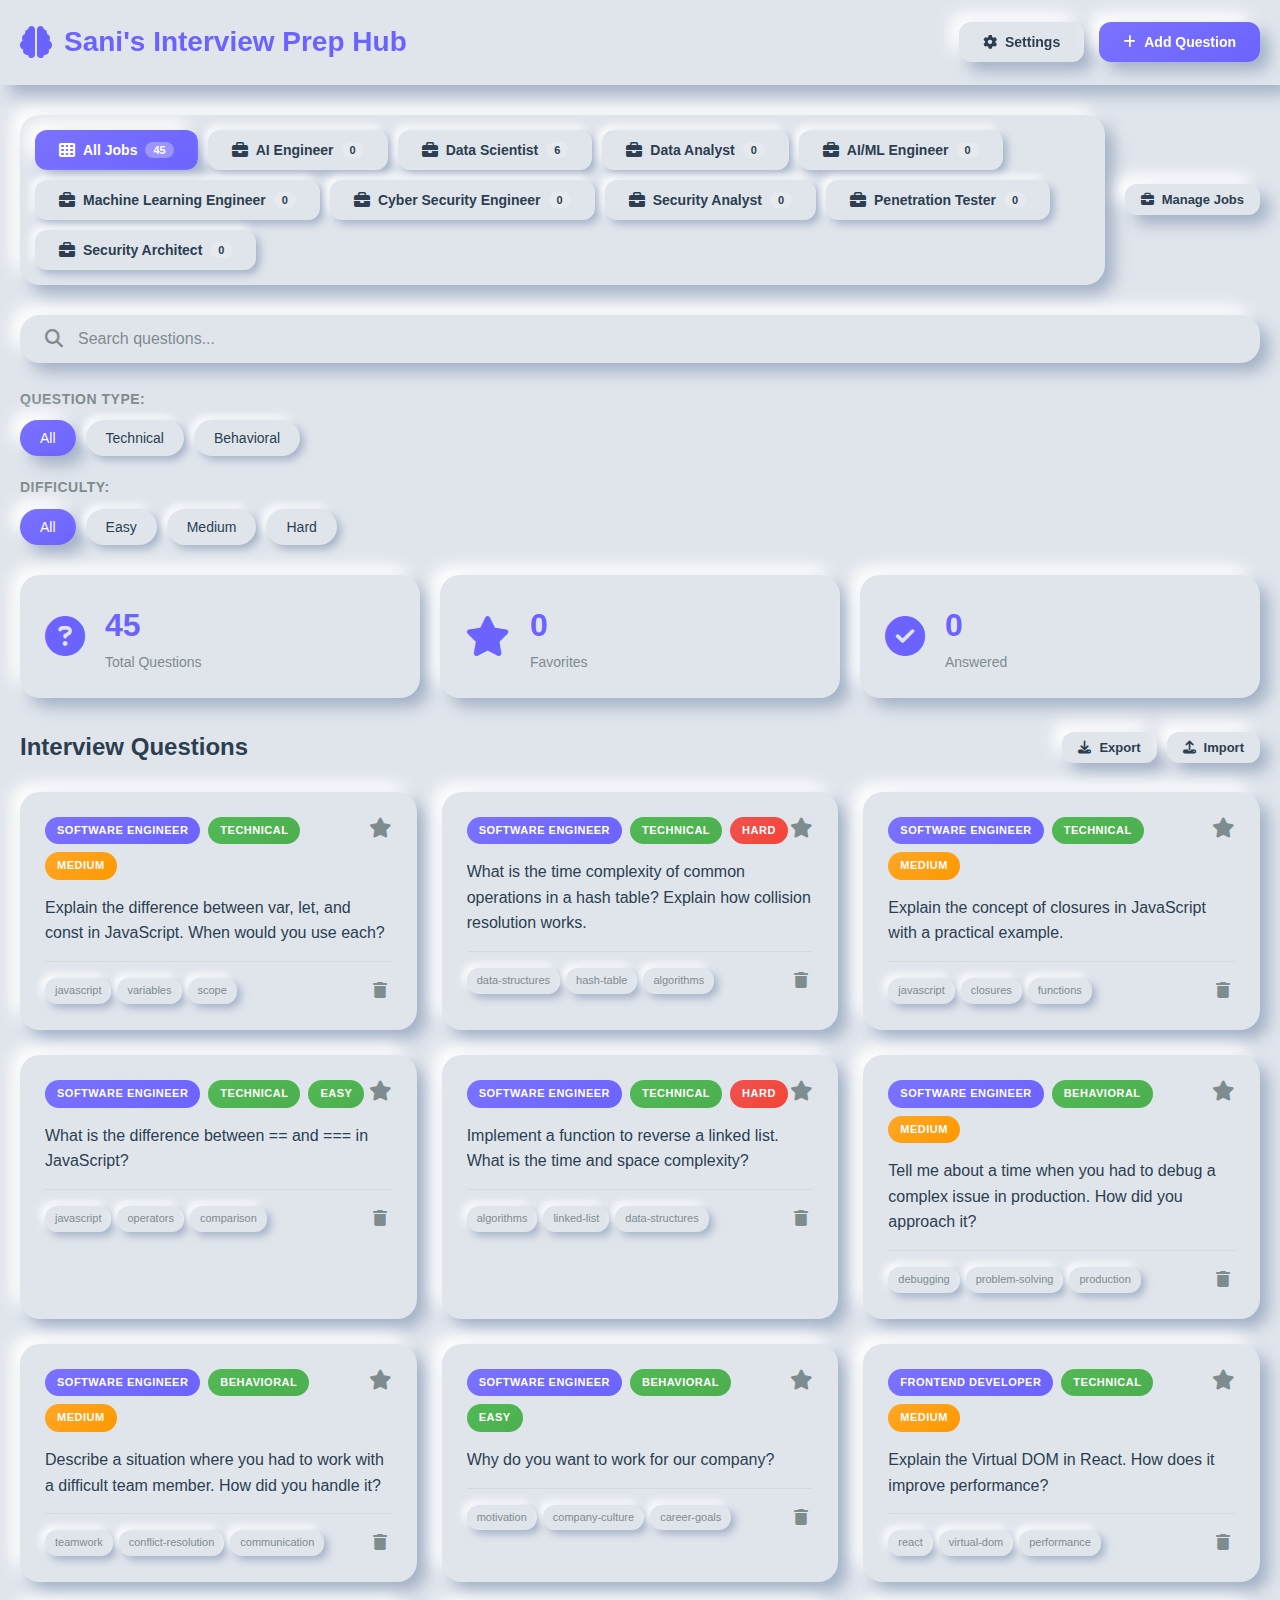
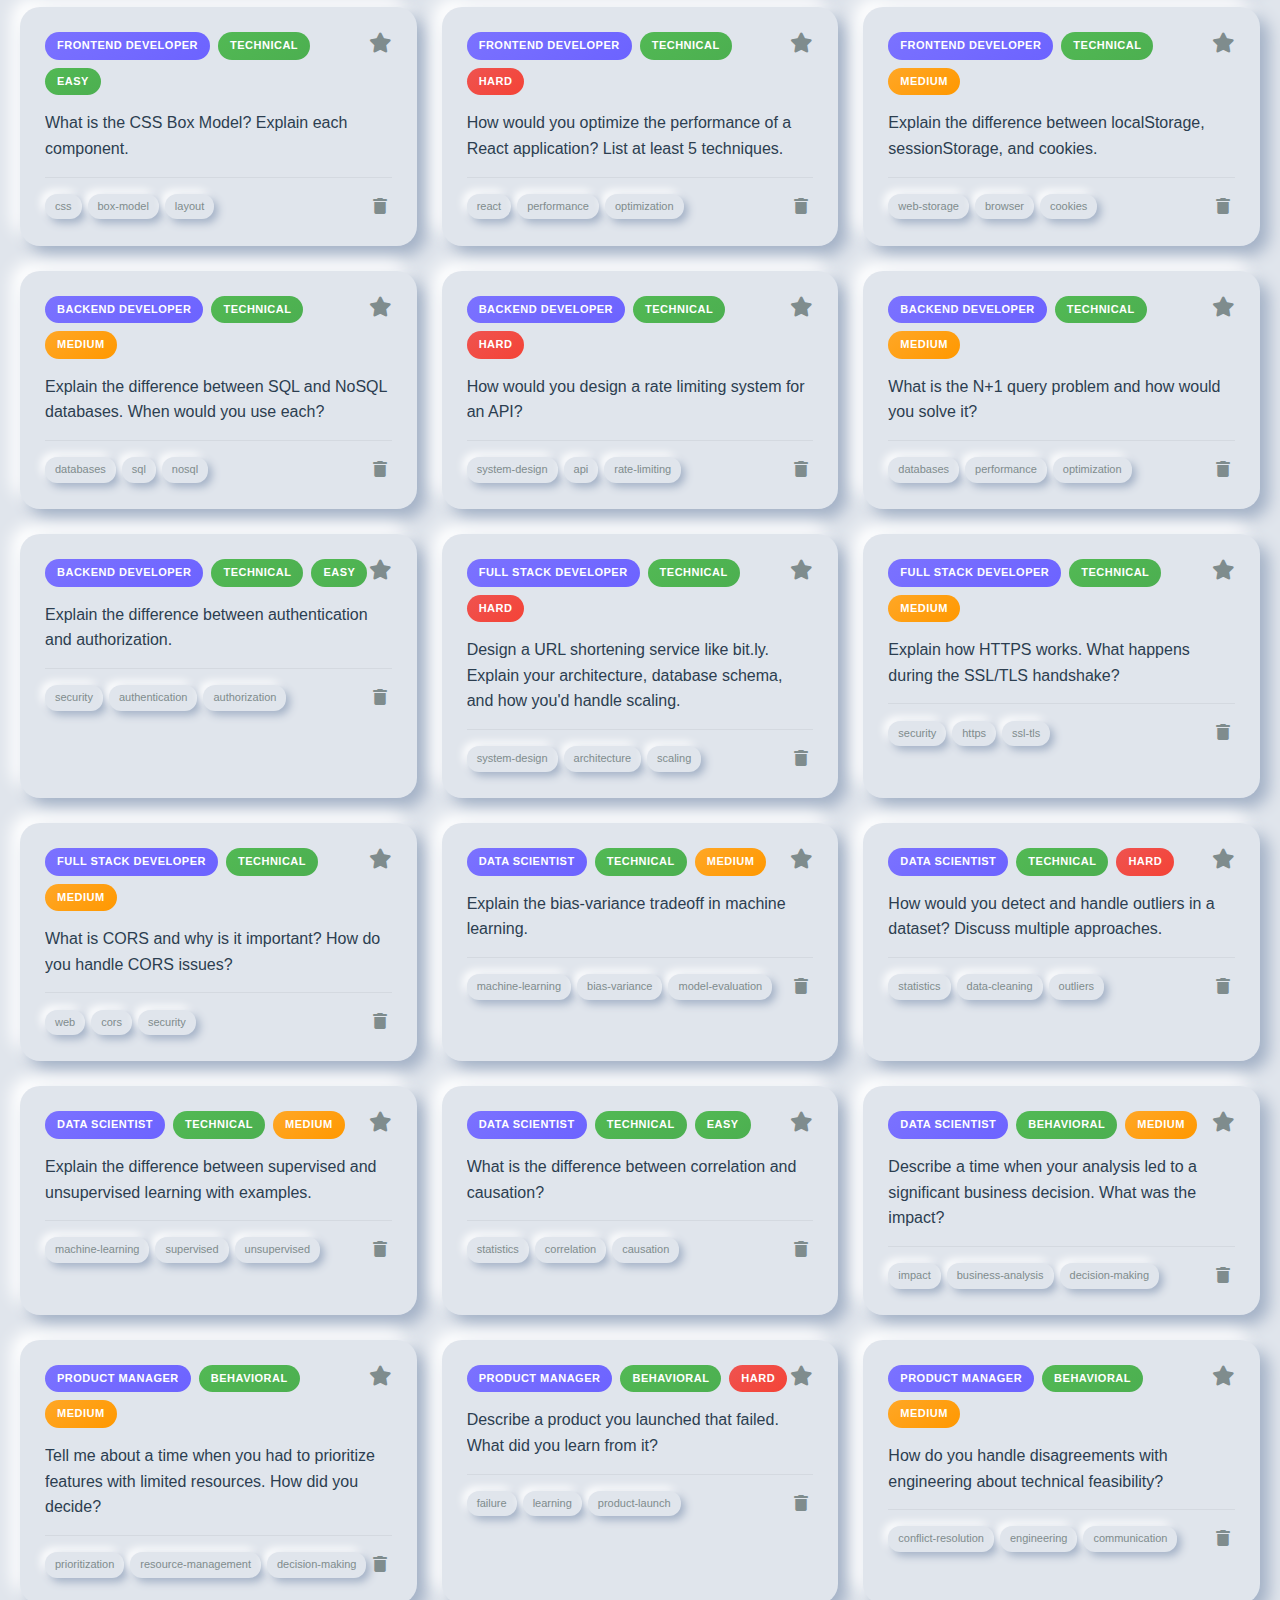
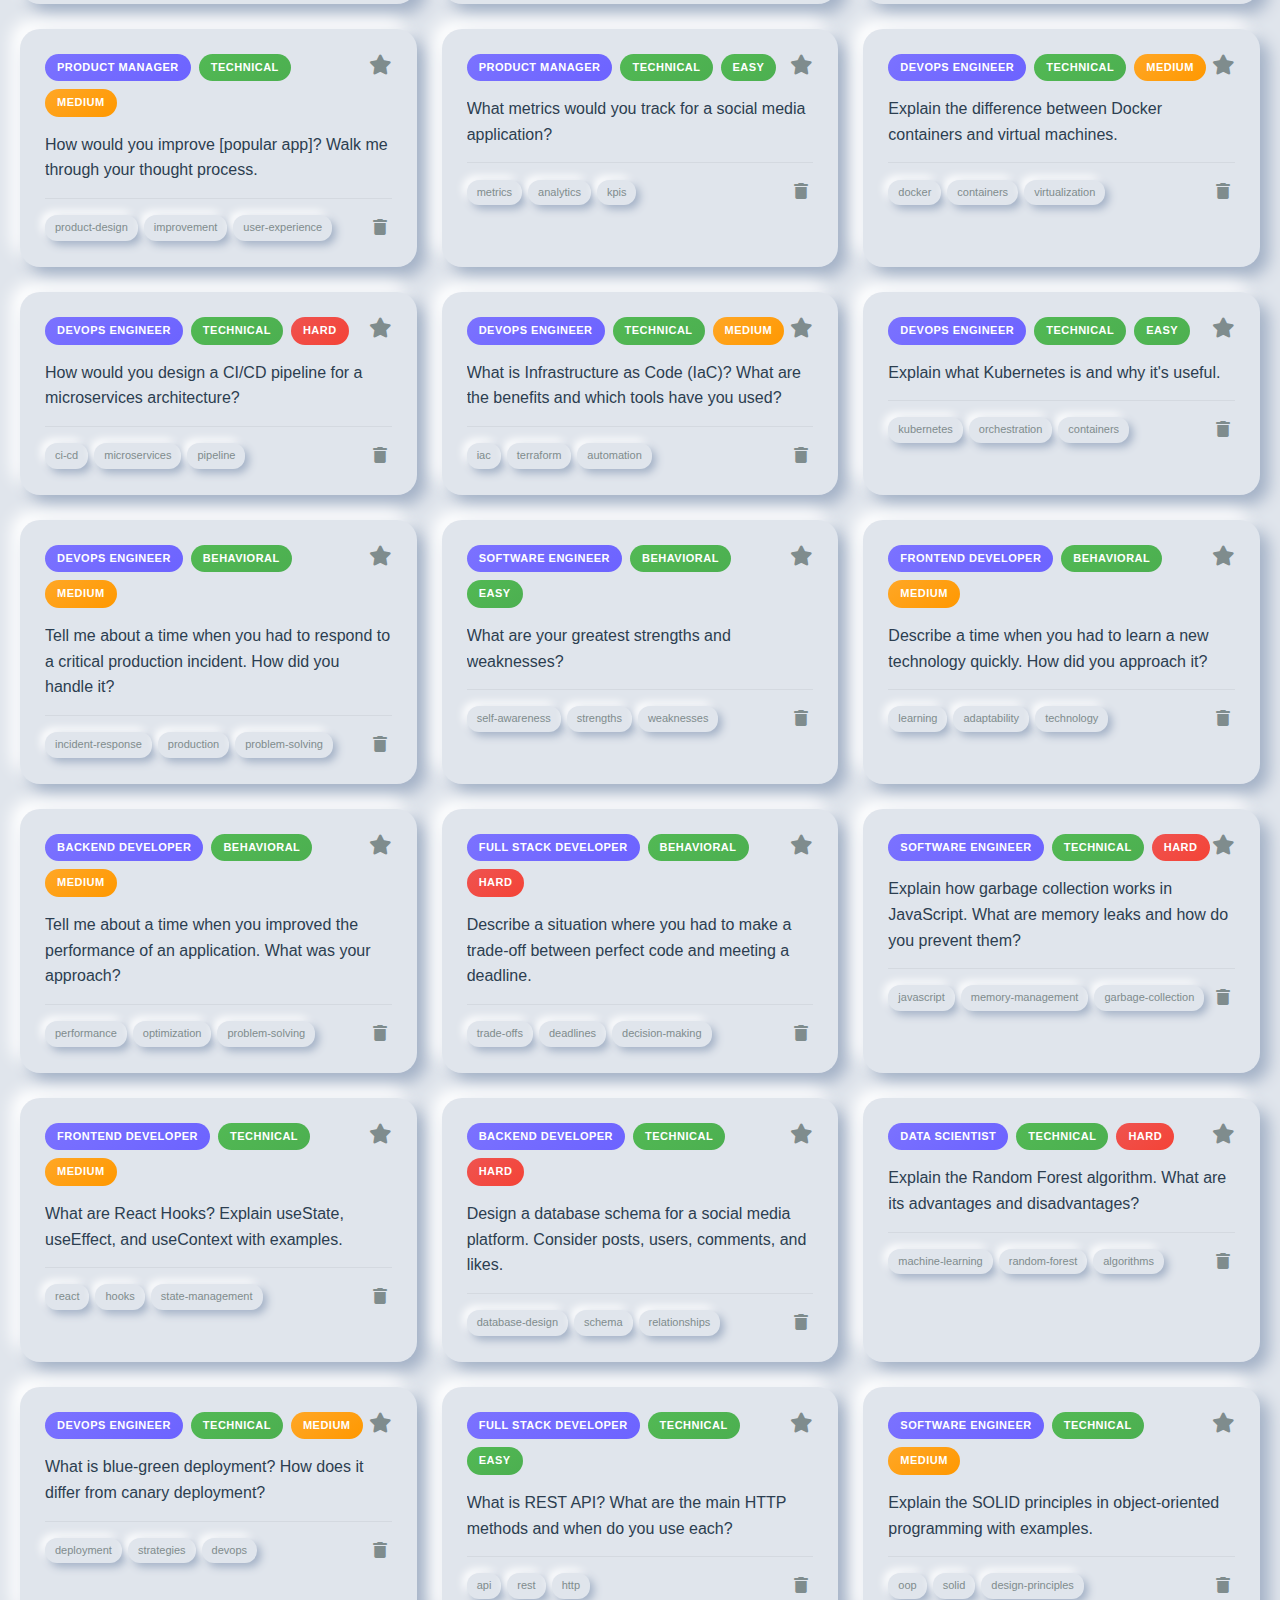
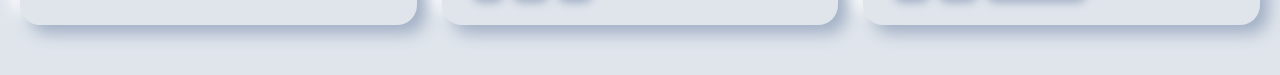
<file: interview-questions-app/index.html>
<!DOCTYPE html>
<html lang="en">
<head>
    <meta charset="UTF-8">
    <meta name="viewport" content="width=device-width, initial-scale=1.0">
    <title>Interview Questions Hub - AI-Powered Prep</title>
    <link rel="stylesheet" href="css/styles.css">
    <link rel="stylesheet" href="https://cdnjs.cloudflare.com/ajax/libs/font-awesome/6.4.0/css/all.min.css">
</head>
<body>
    <!-- Header -->
    <header class="header">
        <div class="container">
            <div class="header-content">
                <h1 class="logo">
                    <i class="fas fa-brain"></i>
                    Sani's Interview Prep Hub
                </h1>
                <div class="header-actions">
                    <button class="neu-button" id="settingsBtn">
                        <i class="fas fa-cog"></i>
                        Settings
                    </button>
                    <button class="neu-button primary" id="addQuestionBtn">
                        <i class="fas fa-plus"></i>
                        Add Question
                    </button>
                </div>
            </div>
        </div>
    </header>

    <!-- Main Content -->
    <main class="main-content">
        <div class="container">
            <!-- Job Category Tabs -->
            <section class="tabs-section">
                <div class="tabs-header">
                    <div class="tabs-nav neu-card" id="jobTabs">
                        <!-- Tabs will be dynamically generated -->
                    </div>
                    <button class="neu-button small" id="manageJobsBtn">
                        <i class="fas fa-briefcase"></i>
                        Manage Jobs
                    </button>
                </div>
            </section>

            <!-- Search and Filters -->
            <section class="search-section">
                <div class="search-bar neu-card">
                    <i class="fas fa-search"></i>
                    <input type="text" id="searchInput" placeholder="Search questions...">
                </div>
                
                <div class="filters">
                    <div class="filter-group">
                        <label>Question Type:</label>
                        <div class="type-pills" id="typeFilter">
                            <button class="pill active" data-type="all">All</button>
                            <button class="pill" data-type="Technical">Technical</button>
                            <button class="pill" data-type="Behavioral">Behavioral</button>
                        </div>
                    </div>

                    <div class="filter-group">
                        <label>Difficulty:</label>
                        <div class="difficulty-pills" id="difficultyFilter">
                            <button class="pill active" data-difficulty="all">All</button>
                            <button class="pill" data-difficulty="Easy">Easy</button>
                            <button class="pill" data-difficulty="Medium">Medium</button>
                            <button class="pill" data-difficulty="Hard">Hard</button>
                        </div>
                    </div>
                </div>
            </section>

            <!-- Stats Section -->
            <section class="stats-section">
                <div class="stat-card neu-card">
                    <i class="fas fa-question-circle"></i>
                    <div class="stat-info">
                        <h3 id="totalQuestions">0</h3>
                        <p>Total Questions</p>
                    </div>
                </div>
                <div class="stat-card neu-card">
                    <i class="fas fa-star"></i>
                    <div class="stat-info">
                        <h3 id="favoriteCount">0</h3>
                        <p>Favorites</p>
                    </div>
                </div>
                <div class="stat-card neu-card">
                    <i class="fas fa-check-circle"></i>
                    <div class="stat-info">
                        <h3 id="answeredCount">0</h3>
                        <p>Answered</p>
                    </div>
                </div>
            </section>

            <!-- Questions List -->
            <section class="questions-section">
                <div class="section-header">
                    <h2>Interview Questions</h2>
                    <div class="view-options">
                        <button class="neu-button small" id="exportBtn">
                            <i class="fas fa-download"></i>
                            Export
                        </button>
                        <button class="neu-button small" id="importBtn">
                            <i class="fas fa-upload"></i>
                            Import
                        </button>
                    </div>
                </div>
                
                <div id="questionsList" class="questions-grid">
                    <!-- Questions will be dynamically loaded here -->
                </div>

                <div id="noResults" class="no-results" style="display: none;">
                    <i class="fas fa-search"></i>
                    <p>No questions found matching your criteria</p>
                </div>
            </section>
        </div>
    </main>

    <!-- Add Question Modal -->
    <div id="addQuestionModal" class="modal">
        <div class="modal-content neu-card">
            <div class="modal-header">
                <h2>Add New Question</h2>
                <button class="close-btn" id="closeAddModal">
                    <i class="fas fa-times"></i>
                </button>
            </div>
            <div class="modal-body">
                <form id="addQuestionForm">
                    <div class="form-group">
                        <label>Job Category</label>
                        <select id="newCategory" required>
                            <option value="">Select Category</option>
                            <option value="Software Engineer">Software Engineer</option>
                            <option value="Data Scientist">Data Scientist</option>
                            <option value="Product Manager">Product Manager</option>
                            <option value="DevOps Engineer">DevOps Engineer</option>
                            <option value="Frontend Developer">Frontend Developer</option>
                            <option value="Backend Developer">Backend Developer</option>
                            <option value="Full Stack Developer">Full Stack Developer</option>
                        </select>
                    </div>
                    
                    <div class="form-group">
                        <label>Question Type</label>
                        <select id="newType" required>
                            <option value="">Select Type</option>
                            <option value="Technical">Technical</option>
                            <option value="Behavioral">Behavioral</option>
                        </select>
                    </div>

                    <div class="form-group">
                        <label>Difficulty</label>
                        <select id="newDifficulty" required>
                            <option value="">Select Difficulty</option>
                            <option value="Easy">Easy</option>
                            <option value="Medium">Medium</option>
                            <option value="Hard">Hard</option>
                        </select>
                    </div>
                    
                    <div class="form-group">
                        <label>Question</label>
                        <textarea id="newQuestion" rows="4" placeholder="Enter your question..." required></textarea>
                    </div>
                    
                    <div class="form-group">
                        <label>Tags (comma-separated)</label>
                        <input type="text" id="newTags" placeholder="e.g., javascript, arrays, algorithms">
                    </div>
                    
                    <div class="form-actions">
                        <button type="button" class="neu-button" id="cancelAddBtn">Cancel</button>
                        <button type="submit" class="neu-button primary">Add Question</button>
                    </div>
                </form>
            </div>
        </div>
    </div>

    <!-- Answer Modal -->
    <div id="answerModal" class="modal">
        <div class="modal-content neu-card large">
            <div class="modal-header">
                <h2>Question & Answer</h2>
                <button class="close-btn" id="closeAnswerModal">
                    <i class="fas fa-times"></i>
                </button>
            </div>
            <div class="modal-body">
                <div class="question-detail">
                    <div class="question-meta">
                        <span class="badge" id="modalCategory"></span>
                        <span class="badge" id="modalType"></span>
                        <span class="badge" id="modalDifficulty"></span>
                    </div>
                    <h3 id="modalQuestion"></h3>
                    <div class="tags" id="modalTags"></div>
                </div>
                
                <div class="answer-section">
                    <div class="answer-header">
                        <h4>Answer</h4>
                        <div class="ai-options">
                            <button class="neu-button small" id="generateWithClaude">
                                <i class="fas fa-robot"></i>
                                Generate with Claude
                            </button>
                            <button class="neu-button small" id="generateWithGPT">
                                <i class="fas fa-brain"></i>
                                Generate with ChatGPT
                            </button>
                        </div>
                    </div>
                    
                    <div id="answerContent" class="answer-content">
                        <p class="placeholder">Click a button above to generate an AI-powered answer, or type your own answer below.</p>
                    </div>
                    
                    <div id="loadingAnswer" class="loading" style="display: none;">
                        <i class="fas fa-spinner fa-spin"></i>
                        <p>Generating answer...</p>
                    </div>
                    
                    <div class="form-group">
                        <label>Custom Answer (Optional)</label>
                        <textarea id="customAnswer" rows="6" placeholder="Add your own answer or notes..."></textarea>
                    </div>
                    
                    <div class="form-actions">
                        <button class="neu-button" id="closeAnswerBtn">Close</button>
                        <button class="neu-button primary" id="saveAnswerBtn">Save Answer</button>
                    </div>
                </div>
            </div>
        </div>
    </div>

    <!-- Settings Modal -->
    <div id="settingsModal" class="modal">
        <div class="modal-content neu-card">
            <div class="modal-header">
                <h2>Settings</h2>
                <button class="close-btn" id="closeSettingsModal">
                    <i class="fas fa-times"></i>
                </button>
            </div>
            <div class="modal-body">
                <div class="settings-section">
                    <h3><i class="fas fa-key"></i> API Configuration</h3>
                    <p class="help-text">Configure your AI API keys to enable answer generation</p>
                    
                    <div class="form-group">
                        <label>OpenAI API Key (ChatGPT)</label>
                        <input type="password" id="openaiKey" placeholder="sk-...">
                        <small>Get your key from <a href="https://platform.openai.com/api-keys" target="_blank">OpenAI Platform</a></small>
                    </div>
                    
                    <div class="form-group">
                        <label>Anthropic API Key (Claude)</label>
                        <input type="password" id="anthropicKey" placeholder="sk-ant-...">
                        <small>Get your key from <a href="https://console.anthropic.com/" target="_blank">Anthropic Console</a></small>
                    </div>
                </div>
                
                <div class="settings-section">
                    <h3><i class="fas fa-palette"></i> Appearance</h3>
                    <div class="form-group">
                        <label>Theme</label>
                        <select id="themeSelect">
                            <option value="light">Light</option>
                            <option value="dark">Dark</option>
                        </select>
                    </div>
                </div>
                
                <div class="settings-section">
                    <h3><i class="fas fa-database"></i> Data Management</h3>
                    <button class="neu-button" id="clearDataBtn">
                        <i class="fas fa-trash"></i>
                        Clear All Data
                    </button>
                    <button class="neu-button" id="resetToDefaultBtn">
                        <i class="fas fa-undo"></i>
                        Reset to Default Questions
                    </button>
                </div>
                
                <div class="form-actions">
                    <button class="neu-button primary" id="saveSettingsBtn">Save Settings</button>
                </div>
            </div>
        </div>
    </div>

    <!-- Manage Jobs Modal -->
    <div id="manageJobsModal" class="modal">
        <div class="modal-content neu-card">
            <div class="modal-header">
                <h2>Manage Job Categories</h2>
                <button class="close-btn" id="closeManageJobsModal">
                    <i class="fas fa-times"></i>
                </button>
            </div>
            <div class="modal-body">
                <div class="form-group">
                    <label>Add New Job Category</label>
                    <div class="add-job-input">
                        <input type="text" id="newJobCategory" placeholder="e.g., UI/UX Designer">
                        <button class="neu-button primary" id="addJobCategoryBtn">
                            <i class="fas fa-plus"></i>
                            Add
                        </button>
                    </div>
                </div>
                
                <div class="jobs-list-section">
                    <h3>Current Job Categories</h3>
                    <div id="jobCategoriesList" class="jobs-list">
                        <!-- Job categories will be listed here -->
                    </div>
                </div>
                
                <div class="form-actions">
                    <button class="neu-button" id="closeManageJobsBtn">Close</button>
                </div>
            </div>
        </div>
    </div>

    <!-- Toast Notification -->
    <div id="toast" class="toast">
        <i class="fas fa-check-circle"></i>
        <span id="toastMessage"></span>
    </div>

    <!-- Scripts -->
    <script src="js/data.js"></script>
    <script src="js/ai-integration.js"></script>
    <script src="js/app.js"></script>
</body>
</html>
</file>
<file: interview-questions-app/css/styles.css>
/* ===================================
   Neumorphism Interview Questions App
   =================================== */

/* CSS Variables */
:root {
    --primary-color: #6C63FF;
    --secondary-color: #4CAF50;
    --background: #e0e5ec;
    --surface: #e0e5ec;
    --text-primary: #2c3e50;
    --text-secondary: #7f8c8d;
    --shadow-light: #ffffff;
    --shadow-dark: #a3b1c6;
    --success: #4CAF50;
    --warning: #FF9800;
    --error: #f44336;
    --info: #2196F3;
    
    /* Neumorphic shadows */
    --neu-shadow: 9px 9px 16px var(--shadow-dark), -9px -9px 16px var(--shadow-light);
    --neu-shadow-inset: inset 6px 6px 12px var(--shadow-dark), inset -6px -6px 12px var(--shadow-light);
    --neu-shadow-small: 4px 4px 8px var(--shadow-dark), -4px -4px 8px var(--shadow-light);
    --neu-shadow-hover: 12px 12px 20px var(--shadow-dark), -12px -12px 20px var(--shadow-light);
}

/* Dark Theme */
[data-theme="dark"] {
    --primary-color: #7b72ff;
    --secondary-color: #52b954;
    --background: #1a1a2e;
    --surface: #16213e;
    --text-primary: #eaeaea;
    --text-secondary: #a0a0a0;
    --shadow-light: #1f2a44;
    --shadow-dark: #0d1117;
    --success: #52b954;
    --warning: #ffa726;
    --error: #ef5350;
    --info: #42a5f5;
    
    /* Dark theme neumorphic shadows */
    --neu-shadow: 9px 9px 16px var(--shadow-dark), -9px -9px 16px var(--shadow-light);
    --neu-shadow-inset: inset 6px 6px 12px var(--shadow-dark), inset -6px -6px 12px var(--shadow-light);
    --neu-shadow-small: 4px 4px 8px var(--shadow-dark), -4px -4px 8px var(--shadow-light);
    --neu-shadow-hover: 12px 12px 20px var(--shadow-dark), -12px -12px 20px var(--shadow-light);
}

/* Reset and Base Styles */
* {
    margin: 0;
    padding: 0;
    box-sizing: border-box;
}

body {
    font-family: 'Segoe UI', Tahoma, Geneva, Verdana, sans-serif;
    background: var(--background);
    color: var(--text-primary);
    line-height: 1.6;
    min-height: 100vh;
}

.container {
    max-width: 1400px;
    margin: 0 auto;
    padding: 0 20px;
}

/* Header */
.header {
    background: var(--surface);
    padding: 20px 0;
    box-shadow: var(--neu-shadow);
    position: sticky;
    top: 0;
    z-index: 100;
    margin-bottom: 30px;
}

.header-content {
    display: flex;
    justify-content: space-between;
    align-items: center;
    flex-wrap: wrap;
    gap: 20px;
}

.logo {
    font-size: 28px;
    font-weight: 700;
    color: var(--primary-color);
    display: flex;
    align-items: center;
    gap: 12px;
}

.logo i {
    font-size: 32px;
}

.header-actions {
    display: flex;
    gap: 15px;
    flex-wrap: wrap;
}

/* Neumorphic Button */
.neu-button {
    background: var(--surface);
    border: none;
    padding: 12px 24px;
    border-radius: 12px;
    box-shadow: var(--neu-shadow);
    color: var(--text-primary);
    font-size: 14px;
    font-weight: 600;
    cursor: pointer;
    transition: all 0.3s ease;
    display: inline-flex;
    align-items: center;
    gap: 8px;
}

.neu-button:hover {
    box-shadow: var(--neu-shadow-hover);
    transform: translateY(-2px);
}

.neu-button:active {
    box-shadow: var(--neu-shadow-inset);
    transform: translateY(0);
}

.neu-button.primary {
    background: linear-gradient(145deg, #7b72ff, #6C63FF);
    color: white;
    box-shadow: var(--neu-shadow);
}

.neu-button.primary:hover {
    background: linear-gradient(145deg, #8a81ff, #7b72ff);
}

.neu-button.small {
    padding: 8px 16px;
    font-size: 13px;
}

/* Neumorphic Card */
.neu-card {
    background: var(--surface);
    border-radius: 20px;
    box-shadow: var(--neu-shadow);
    padding: 25px;
    transition: all 0.3s ease;
}

/* Search Section */
.search-section {
    margin-bottom: 30px;
}

.search-bar {
    display: flex;
    align-items: center;
    gap: 15px;
    padding: 15px 25px;
    margin-bottom: 25px;
}

.search-bar i {
    color: var(--text-secondary);
    font-size: 18px;
}

.search-bar input {
    flex: 1;
    background: transparent;
    border: none;
    outline: none;
    font-size: 16px;
    color: var(--text-primary);
}

.search-bar input::placeholder {
    color: var(--text-secondary);
}

/* Filters */
.filters {
    display: flex;
    flex-direction: column;
    gap: 20px;
}

.filter-group {
    display: flex;
    flex-direction: column;
    gap: 10px;
}

.filter-group label {
    font-weight: 600;
    color: var(--text-secondary);
    font-size: 14px;
    text-transform: uppercase;
    letter-spacing: 0.5px;
}

.category-pills,
.type-pills,
.difficulty-pills {
    display: flex;
    flex-wrap: wrap;
    gap: 10px;
}

.pill {
    background: var(--surface);
    border: none;
    padding: 10px 20px;
    border-radius: 25px;
    box-shadow: var(--neu-shadow-small);
    color: var(--text-primary);
    font-size: 14px;
    font-weight: 500;
    cursor: pointer;
    transition: all 0.3s ease;
}

.pill:hover {
    transform: translateY(-2px);
    box-shadow: var(--neu-shadow);
}

.pill.active {
    background: linear-gradient(145deg, #7b72ff, #6C63FF);
    color: white;
    box-shadow: var(--neu-shadow);
}

/* Stats Section */
.stats-section {
    display: grid;
    grid-template-columns: repeat(auto-fit, minmax(250px, 1fr));
    gap: 20px;
    margin-bottom: 30px;
}

.stat-card {
    display: flex;
    align-items: center;
    gap: 20px;
    padding: 25px;
}

.stat-card i {
    font-size: 40px;
    color: var(--primary-color);
}

.stat-info h3 {
    font-size: 32px;
    font-weight: 700;
    color: var(--primary-color);
}

.stat-info p {
    color: var(--text-secondary);
    font-size: 14px;
}

/* Questions Section */
.questions-section {
    margin-bottom: 50px;
}

.section-header {
    display: flex;
    justify-content: space-between;
    align-items: center;
    margin-bottom: 25px;
    flex-wrap: wrap;
    gap: 15px;
}

.section-header h2 {
    font-size: 24px;
    color: var(--text-primary);
}

.view-options {
    display: flex;
    gap: 10px;
}

.questions-grid {
    display: grid;
    grid-template-columns: repeat(auto-fill, minmax(350px, 1fr));
    gap: 25px;
}

.question-card {
    background: var(--surface);
    border-radius: 20px;
    box-shadow: var(--neu-shadow);
    padding: 25px;
    transition: all 0.3s ease;
    cursor: pointer;
    position: relative;
}

.question-card:hover {
    transform: translateY(-5px);
    box-shadow: var(--neu-shadow-hover);
}

.question-header {
    display: flex;
    justify-content: space-between;
    align-items: flex-start;
    margin-bottom: 15px;
}

.question-badges {
    display: flex;
    flex-wrap: wrap;
    gap: 8px;
}

.badge {
    padding: 5px 12px;
    border-radius: 15px;
    font-size: 11px;
    font-weight: 600;
    text-transform: uppercase;
    letter-spacing: 0.5px;
}

.badge.category {
    background: linear-gradient(145deg, #7b72ff, #6C63FF);
    color: white;
}

.badge.type {
    background: linear-gradient(145deg, #52b954, #4CAF50);
    color: white;
}

.badge.difficulty-easy {
    background: linear-gradient(145deg, #52b954, #4CAF50);
    color: white;
}

.badge.difficulty-medium {
    background: linear-gradient(145deg, #ffa726, #FF9800);
    color: white;
}

.badge.difficulty-hard {
    background: linear-gradient(145deg, #ef5350, #f44336);
    color: white;
}

.favorite-btn {
    background: transparent;
    border: none;
    font-size: 20px;
    cursor: pointer;
    color: var(--text-secondary);
    transition: all 0.3s ease;
}

.favorite-btn.active {
    color: #FFD700;
}

.question-text {
    font-size: 16px;
    line-height: 1.6;
    color: var(--text-primary);
    margin-bottom: 15px;
    display: -webkit-box;
    -webkit-line-clamp: 3;
    -webkit-box-orient: vertical;
    overflow: hidden;
}

.question-footer {
    display: flex;
    justify-content: space-between;
    align-items: center;
    margin-top: 15px;
    padding-top: 15px;
    border-top: 1px solid rgba(0, 0, 0, 0.05);
}

.tags {
    display: flex;
    flex-wrap: wrap;
    gap: 6px;
}

.tag {
    background: var(--surface);
    padding: 4px 10px;
    border-radius: 12px;
    font-size: 11px;
    color: var(--text-secondary);
    box-shadow: var(--neu-shadow-small);
}

.question-actions {
    display: flex;
    gap: 10px;
}

.icon-btn {
    background: transparent;
    border: none;
    font-size: 16px;
    cursor: pointer;
    color: var(--text-secondary);
    transition: all 0.3s ease;
    padding: 5px;
}

.icon-btn:hover {
    color: var(--primary-color);
    transform: scale(1.1);
}

.answered-indicator {
    color: var(--success);
}

/* No Results */
.no-results {
    text-align: center;
    padding: 60px 20px;
    color: var(--text-secondary);
}

.no-results i {
    font-size: 64px;
    margin-bottom: 20px;
    opacity: 0.5;
}

.no-results p {
    font-size: 18px;
}

/* Modal */
.modal {
    display: none;
    position: fixed;
    top: 0;
    left: 0;
    width: 100%;
    height: 100%;
    background: rgba(0, 0, 0, 0.5);
    z-index: 1000;
    justify-content: center;
    align-items: center;
    padding: 20px;
    overflow-y: auto;
}

.modal.active {
    display: flex;
}

.modal-content {
    width: 100%;
    max-width: 600px;
    max-height: 90vh;
    overflow-y: auto;
    animation: modalSlideIn 0.3s ease;
}

.modal-content.large {
    max-width: 900px;
}

@keyframes modalSlideIn {
    from {
        opacity: 0;
        transform: translateY(-50px);
    }
    to {
        opacity: 1;
        transform: translateY(0);
    }
}

.modal-header {
    display: flex;
    justify-content: space-between;
    align-items: center;
    margin-bottom: 25px;
    padding-bottom: 15px;
    border-bottom: 2px solid rgba(0, 0, 0, 0.05);
}

.modal-header h2 {
    font-size: 24px;
    color: var(--text-primary);
}

.close-btn {
    background: var(--surface);
    border: none;
    width: 40px;
    height: 40px;
    border-radius: 50%;
    box-shadow: var(--neu-shadow-small);
    cursor: pointer;
    font-size: 18px;
    color: var(--text-secondary);
    transition: all 0.3s ease;
}

.close-btn:hover {
    box-shadow: var(--neu-shadow);
    color: var(--error);
}

/* Form Styles */
.form-group {
    margin-bottom: 20px;
}

.form-group label {
    display: block;
    margin-bottom: 8px;
    font-weight: 600;
    color: var(--text-primary);
    font-size: 14px;
}

.form-group input,
.form-group select,
.form-group textarea {
    width: 100%;
    padding: 12px 18px;
    border: none;
    border-radius: 12px;
    background: var(--surface);
    box-shadow: var(--neu-shadow-inset);
    color: var(--text-primary);
    font-size: 14px;
    font-family: inherit;
    transition: all 0.3s ease;
}

.form-group input:focus,
.form-group select:focus,
.form-group textarea:focus {
    outline: none;
    box-shadow: var(--neu-shadow-inset), 0 0 0 3px rgba(108, 99, 255, 0.1);
}

.form-group textarea {
    resize: vertical;
    min-height: 100px;
}

.form-group small {
    display: block;
    margin-top: 5px;
    color: var(--text-secondary);
    font-size: 12px;
}

.form-group small a {
    color: var(--primary-color);
    text-decoration: none;
}

.form-actions {
    display: flex;
    gap: 15px;
    justify-content: flex-end;
    margin-top: 25px;
}

/* Question Detail */
.question-detail {
    margin-bottom: 30px;
}

.question-meta {
    display: flex;
    flex-wrap: wrap;
    gap: 10px;
    margin-bottom: 15px;
}

.question-detail h3 {
    font-size: 20px;
    line-height: 1.6;
    color: var(--text-primary);
    margin-bottom: 15px;
}

/* Answer Section */
.answer-section {
    background: var(--surface);
    padding: 20px;
    border-radius: 15px;
    box-shadow: var(--neu-shadow-inset);
}

.answer-header {
    display: flex;
    justify-content: space-between;
    align-items: center;
    margin-bottom: 20px;
    flex-wrap: wrap;
    gap: 15px;
}

.answer-header h4 {
    font-size: 18px;
    color: var(--text-primary);
}

.ai-options {
    display: flex;
    gap: 10px;
    flex-wrap: wrap;
}

.answer-content {
    background: white;
    padding: 20px;
    border-radius: 12px;
    margin-bottom: 20px;
    min-height: 150px;
    line-height: 1.8;
    color: var(--text-primary);
}

.answer-content .placeholder {
    color: var(--text-secondary);
    font-style: italic;
}

.answer-content pre {
    background: #f5f5f5;
    padding: 15px;
    border-radius: 8px;
    overflow-x: auto;
    margin: 10px 0;
}

.answer-content code {
    background: #f5f5f5;
    padding: 2px 6px;
    border-radius: 4px;
    font-family: 'Courier New', monospace;
}

.loading {
    text-align: center;
    padding: 40px;
    color: var(--text-secondary);
}

.loading i {
    font-size: 32px;
    margin-bottom: 15px;
    color: var(--primary-color);
}

/* Settings */
.settings-section {
    margin-bottom: 30px;
    padding-bottom: 30px;
    border-bottom: 2px solid rgba(0, 0, 0, 0.05);
}

.settings-section:last-child {
    border-bottom: none;
}

.settings-section h3 {
    font-size: 18px;
    margin-bottom: 15px;
    color: var(--text-primary);
    display: flex;
    align-items: center;
    gap: 10px;
}

.help-text {
    color: var(--text-secondary);
    font-size: 14px;
    margin-bottom: 20px;
}

/* Toast Notification */
.toast {
    position: fixed;
    bottom: 30px;
    right: 30px;
    background: var(--surface);
    padding: 15px 25px;
    border-radius: 12px;
    box-shadow: var(--neu-shadow-hover);
    display: flex;
    align-items: center;
    gap: 12px;
    z-index: 2000;
    transform: translateX(400px);
    transition: transform 0.3s ease;
}

.toast.show {
    transform: translateX(0);
}

.toast i {
    font-size: 20px;
    color: var(--success);
}

.toast span {
    color: var(--text-primary);
    font-weight: 500;
}

/* Responsive Design */
@media (max-width: 768px) {
    .header-content {
        flex-direction: column;
        align-items: flex-start;
    }
    
    .questions-grid {
        grid-template-columns: 1fr;
    }
    
    .stats-section {
        grid-template-columns: 1fr;
    }
    
    .section-header {
        flex-direction: column;
        align-items: flex-start;
    }
    
    .modal-content {
        max-width: 100%;
    }
    
    .answer-header {
        flex-direction: column;
        align-items: flex-start;
    }
    
    .ai-options {
        width: 100%;
    }
    
    .ai-options button {
        flex: 1;
    }
}

/* Tabs Section */
.tabs-section {
    margin-bottom: 30px;
}

.tabs-header {
    display: flex;
    justify-content: space-between;
    align-items: center;
    gap: 20px;
    flex-wrap: wrap;
}

.tabs-nav {
    flex: 1;
    display: flex;
    gap: 10px;
    padding: 15px;
    overflow-x: auto;
    flex-wrap: wrap;
}

.tab-btn {
    background: var(--surface);
    border: none;
    padding: 12px 24px;
    border-radius: 12px;
    box-shadow: var(--neu-shadow-small);
    color: var(--text-primary);
    font-size: 14px;
    font-weight: 600;
    cursor: pointer;
    transition: all 0.3s ease;
    white-space: nowrap;
    display: flex;
    align-items: center;
    gap: 8px;
}

.tab-btn:hover {
    transform: translateY(-2px);
    box-shadow: var(--neu-shadow);
}

.tab-btn.active {
    background: linear-gradient(145deg, #7b72ff, #6C63FF);
    color: white;
    box-shadow: var(--neu-shadow);
}

.tab-btn i {
    font-size: 16px;
}

.tab-count {
    background: rgba(255, 255, 255, 0.2);
    padding: 2px 8px;
    border-radius: 10px;
    font-size: 11px;
    font-weight: 700;
}

.tab-btn.active .tab-count {
    background: rgba(255, 255, 255, 0.3);
}

/* Manage Jobs Modal Styles */
.add-job-input {
    display: flex;
    gap: 10px;
}

.add-job-input input {
    flex: 1;
}

.jobs-list-section {
    margin-top: 25px;
}

.jobs-list-section h3 {
    font-size: 16px;
    margin-bottom: 15px;
    color: var(--text-primary);
}

.jobs-list {
    display: flex;
    flex-direction: column;
    gap: 10px;
    max-height: 400px;
    overflow-y: auto;
}

.job-item {
    background: var(--surface);
    padding: 15px;
    border-radius: 12px;
    box-shadow: var(--neu-shadow-small);
    display: flex;
    justify-content: space-between;
    align-items: center;
    transition: all 0.3s ease;
}

.job-item:hover {
    box-shadow: var(--neu-shadow);
}

.job-item-info {
    display: flex;
    align-items: center;
    gap: 12px;
}

.job-item-icon {
    width: 40px;
    height: 40px;
    border-radius: 50%;
    background: linear-gradient(145deg, #7b72ff, #6C63FF);
    color: white;
    display: flex;
    align-items: center;
    justify-content: center;
    font-size: 18px;
}

.job-item-details h4 {
    font-size: 14px;
    color: var(--text-primary);
    margin-bottom: 3px;
}

.job-item-details p {
    font-size: 12px;
    color: var(--text-secondary);
}

.job-item-actions {
    display: flex;
    gap: 8px;
}

.job-item.default {
    opacity: 0.7;
}

.job-item.default .job-item-actions button {
    opacity: 0.5;
    cursor: not-allowed;
}

/* Dark theme specific adjustments */
[data-theme="dark"] .answer-content {
    background: #0d1117;
}

[data-theme="dark"] .answer-content pre {
    background: #1a1a2e;
}

[data-theme="dark"] .answer-content code {
    background: #1a1a2e;
}

/* Scrollbar Styling */
::-webkit-scrollbar {
    width: 10px;
}

::-webkit-scrollbar-track {
    background: var(--surface);
}

::-webkit-scrollbar-thumb {
    background: var(--shadow-dark);
    border-radius: 5px;
}

::-webkit-scrollbar-thumb:hover {
    background: var(--text-secondary);
}

/* Animations */
@keyframes fadeIn {
    from {
        opacity: 0;
        transform: translateY(20px);
    }
    to {
        opacity: 1;
        transform: translateY(0);
    }
}

.question-card {
    animation: fadeIn 0.5s ease;
}

@keyframes slideIn {
    from {
        opacity: 0;
        transform: translateX(-20px);
    }
    to {
        opacity: 1;
        transform: translateX(0);
    }
}

.tab-btn {
    animation: slideIn 0.3s ease;
}
</file>
